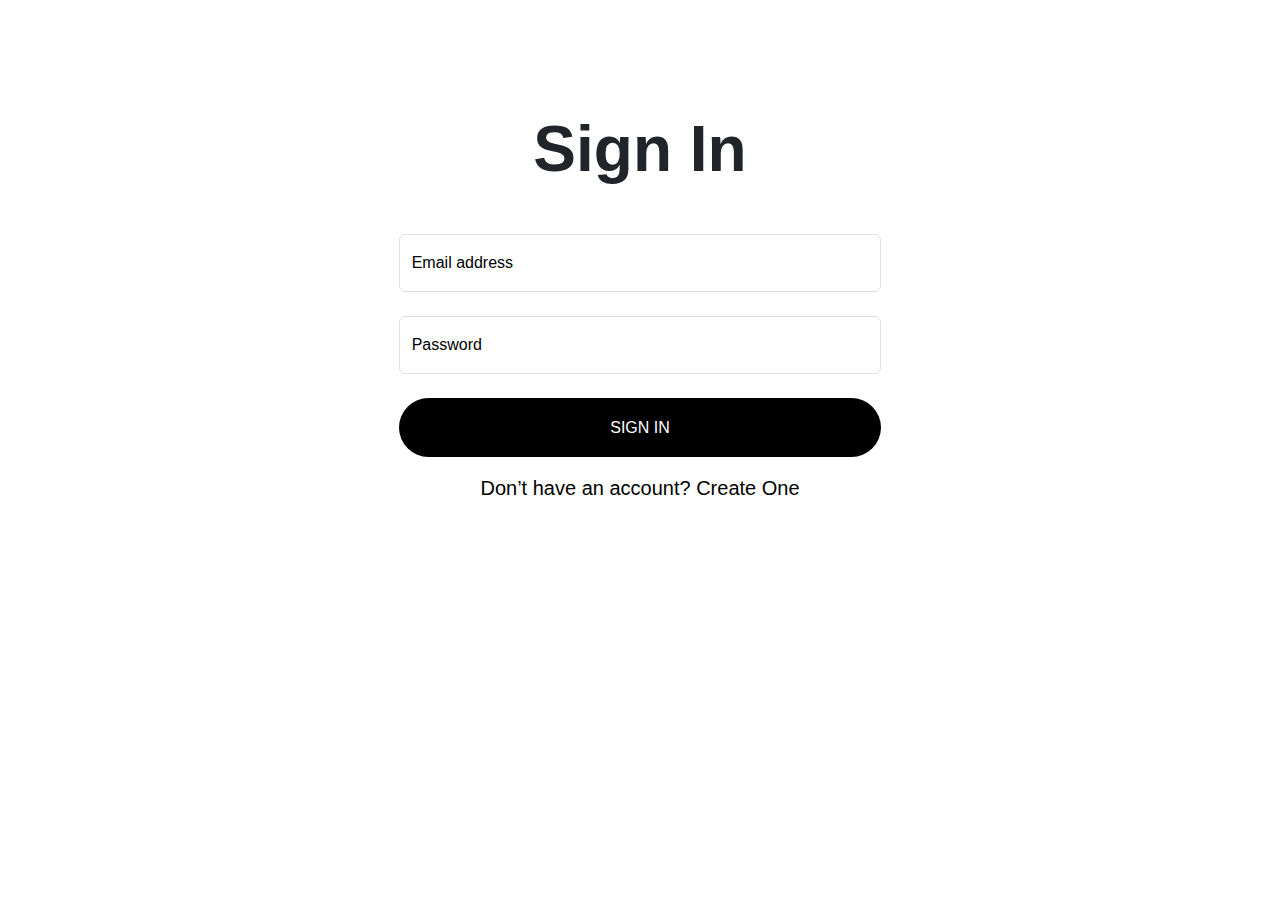
<file: web/css/auto.html>
<!doctype html>
<html lang="en">
<head>
  <meta charset="utf-8">
  <meta name="viewport" content="width=device-width, initial-scale=1">

  <meta name="description" content="">
  <meta name="author" content="">

  <title>Tooplate's Little Fashion - Sign In Page</title>

  <!-- CSS FILES -->
<!--  <link rel="preconnect" href="https://fonts.googleapis.com">-->

<!--  <link rel="preconnect" href="https://fonts.gstatic.com" crossorigin>-->

<!--  <link href="https://fonts.googleapis.com/css2?family=Inter:wght@100;300;400;700;900&display=swap" rel="stylesheet">-->


  <link href="https://cdn.jsdelivr.net/npm/bootstrap@5.3.3/dist/css/bootstrap.min.css" rel="stylesheet" integrity="sha384-QWTKZyjpPEjISv5WaRU9OFeRpok6YctnYmDr5pNlyT2bRjXh0JMhjY6hW+ALEwIH" crossorigin="anonymous">
  <link href="auto.css" rel="stylesheet">

  <!--

  Tooplate 2127 Little Fashion

  https://www.tooplate.com/view/2127-little-fashion

  -->
</head>

<body>

<!--<section class="preloader">-->
<!--  <div class="spinner">-->
<!--    <span class="sk-inner-circle"></span>-->
<!--  </div>-->
<!--</section>-->

<main>

  <section class="sign-in-form section-padding">
    <div class="container">
      <div class="row">

        <div class="col-lg-8 mx-auto col-12">

          <h1 class="hero-title text-center mb-5">Sign In</h1>

          <div class="row">
            <div class="col-lg-8 col-11 mx-auto">
              <form role="form" method="post">

                <div class="form-floating mb-4 p-0">
                  <input type="email" name="email" id="email" pattern="[^ @]*@[^ @]*" class="form-control" placeholder="Email address" required>

                  <label for="email">Email address</label>
                </div>

                <div class="form-floating p-0">
                  <input type="password" name="password" id="password" class="form-control" placeholder="Password" required>

                  <label for="password">Password</label>
                </div>

                <button type="submit" class="btn custom-btn form-control mt-4 mb-3">
                  Sign in
                </button>

                <p class="text-center">Don’t have an account? <a href="sign-up.html">Create One</a></p>

              </form>
            </div>
          </div>

        </div>

      </div>
    </div>
  </section>

</main>



</body>
</html>
</file>
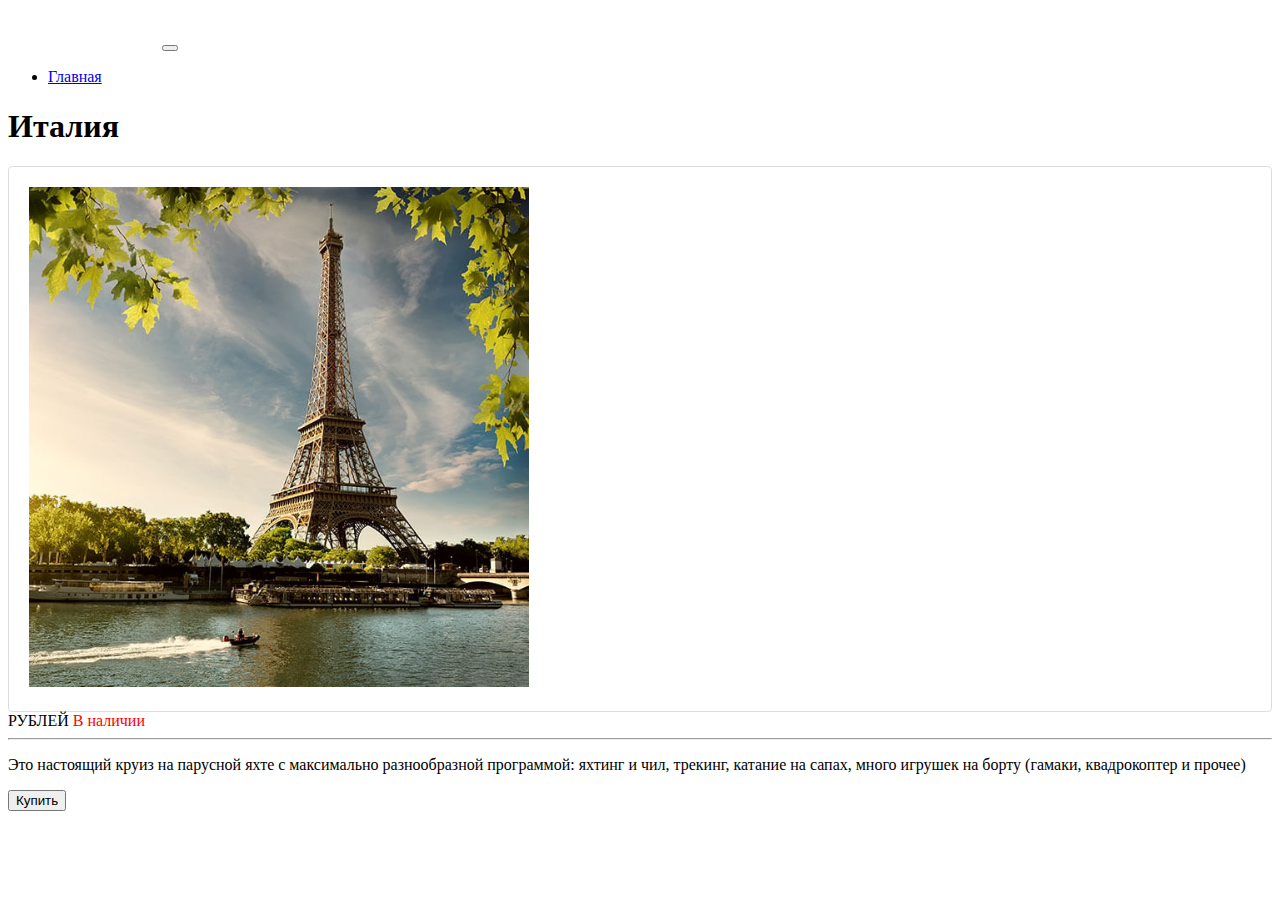
<file: web/css/product.html>
<!doctype html>
<html lang="ru" xmlns="http://www.w3.org/1999/html" xmlns="http://www.w3.org/1999/html"
      xmlns="http://www.w3.org/1999/html" xmlns="http://www.w3.org/1999/html" xmlns="http://www.w3.org/1999/html">
<head>
  <meta charset="utf-8">
  <meta name="viewport" content="width=device-width, initial-scale=1">
  <title>BEERMAX</title>
  <link href="https://cdn.jsdelivr.net/npm/bootstrap@5.2.3/dist/css/bootstrap.min.css" rel="stylesheet"
        integrity="sha384-rbsA2VBKQhggwzxH7pPCaAqO46MgnOM80zW1RWuH61DGLwZJEdK2Kadq2F9CUG65" crossorigin="anonymous">
  <link rel="stylesheet" href="product_style.css">
</head>

<body>

<nav class="navbar navbar-expand-lg navbar-dark bg-dark sticky-top">
  <img src="img/logo.svg" href="index.html" alt="Logo" width="150" height="48"
       class="d-inline-block ">

  <button class="navbar-toggler" type="button" data-toggle="collapse" data-target="#navbarColor01"
          aria-controls="navbarColor01" aria-expanded="false" aria-label="Toggle navigation">
    <span class="navbar-toggler-icon"></span>
  </button>

  <div class="collapse navbar-collapse" id="navbarColor01">
    <ul class="navbar-nav mr-auto">
      <li class="nav-item active">
        <a class="nav-link" href="index.html">Главная </a>
      </li>

    </ul>
  </div>
</nav>

<div class="wrapper mt-5 product-item mb-5">
  <div class="container">
    <div class="row">
      <div class="col-12">
        <h1> Италия</h1>
      </div>

      <div class="col-sm-4">
        <div class="product-item-thumb d-flex justify-content-center">
          <img src="img/img9.jpg" >
        </div>

      </div>

      <div class="col-sm-8">
        <div class="row">
          <div class="col-md-6">
            <div class="card-price">
              <?=$product['price']?> РУБЛЕЙ
              <span class="item-status">
                                    <i class="fas fa-check text-success"></i> В наличии
                                </span>
            </div>
          </div>

          <div class="col-md-6">
            <form class="form-inline">

            </form>
          </div>
        </div>

        <hr>


        <div class="card-desc">
          <p> Это настоящий круиз на парусной яхте с максимально разнообразной программой: яхтинг и чил, трекинг, катание на сапах, много игрушек на борту (гамаки, квадрокоптер и прочее)</p>
        </div>
        <button type="submit" class="btn btn-primary">Купить</button>
      </div>


    </div>
  </div>
</div>

</body>

<script src="https://cdn.jsdelivr.net/npm/bootstrap@5.2.3/dist/js/bootstrap.bundle.min.js"
        integrity="sha384-kenU1KFdBIe4zVF0s0G1M5b4hcpxyD9F7jL+jjXkk+Q2h455rYXK/7HAuoJl+0I4"
        crossorigin="anonymous"></script>
</body>
</html>
</file>
<file: web/css/auto.css>
/*

Tooplate 2127 Little Fashion

https://www.tooplate.com/view/2127-little-fashion

*/


/*---------------------------------------
  CUSTOM PROPERTIES ( VARIABLES )             
-----------------------------------------*/


:root {
  --white-color:                #FFFFFF;
  --primary-color: #3b78c8;
  --section-bg-color:           #f0f8ff;
  --dark-color:                 #000000;
  --grey-color: #000000;
  --p-color: #000000;

  --body-font-family:           'Inter', sans-serif;

  --h5-font-size:               24px;
  --p-font-size:                20px;
  --copyright-text-font-size:   16px;
  --product-link-font-size:     14px;
  --custom-link-font-size:      12px;

  --font-weight-thin:           100;
  --font-weight-light:          300;
  --font-weight-normal:         400;
  --font-weight-bold:           700;
  --font-weight-black:          900;
}

body,
html {
  height: 100%;

}

html {
  scroll-behavior: smooth;
}

@media screen and (prefers-reduced-motion: reduce) {
  html {
    scroll-behavior: auto;
  }
}

body {
    background: var(--white-color);
    font-family: var(--body-font-family);    
    position: relative;
}

/*---------------------------------------
  TYPOGRAPHY               
-----------------------------------------*/

h2,
h3,
h4,
h5,
h6 {
  color: var(--dark-color);
  line-height: inherit;
}

h1,
h2,
h3,
h4,
h5,
h6 {
  font-weight: var(--font-weight-bold);
}

h1,
h2 {
  font-weight: var(--font-weight-black);
}

h1 {
  font-size: 64px;
  line-height: normal;
}

h2 {
  font-size: 42px;
}

h3 {
  font-size: 36px;
}

h4 {
  font-size: 32px;
}

h5 {
  font-size: 24px;
}

h6 {
  font-size: 20px;
}

p {
  color: var(--p-color);
  font-size: var(--p-font-size);
  font-weight: var(--font-weight-light);
}

a, 
button {
  touch-action: manipulation;
  transition: all 0.3s;
}

a {
  color: var(--p-color);
  text-decoration: none;
}

a:hover {
  color: var(--primary-color);
}

.text-primary {
  color: var(--primary-color) !important;
}

::selection {
  background: var(--primary-color);
  color: var(--white-color);
}

/*---------------------------------------
  CUSTOM LINK               
-----------------------------------------*/
.custom-link {
  color: var(--p-color);
  font-size: var(--custom-link-font-size);
  font-weight: var(--font-weight-bold);
  text-transform: uppercase;
  position: relative;
}

.custom-link i {
  position: absolute;
  opacity: 0;
  bottom: 0;
  left: 100%;
  transition: all 0.3s;
  line-height: normal;
}

.custom-link:hover i {
  opacity: 1;
  left: 101%;
}

.lead {
  font-size: 1.5rem;
  font-weight: var(--font-weight-thin);
}

b,
strong {
  font-weight: var(--font-weight-bold);
}

/*---------------------------------------
  PRE LOADER               
-----------------------------------------*/

/*---------------------------------------
  CUSTOM BUTTON & ICON              
-----------------------------------------*/
.custom-btn {
  background: var(--dark-color);
  border-radius: 50px;
  color: var(--white-color);
  font-size: var(--copyright-text-font-size);
  text-transform: uppercase;
  padding: 16.50px 20px;
}

.social-btn {
  background: transparent;
  border: 1px solid var(--grey-color);
  color: var(--dark-color);
  text-transform: none;
}

.social-btn:hover {
  border-color: transparent;
}

.cart-form-select {
  border-radius: 0;
  padding-top: 15px;
  padding-bottom: 15px;
}

.cart-btn {
  border-radius: 0;
  width: 100%;
  font-size: var(--product-link-font-size);
}

.custom-btn:hover,
.slick-slideshow .custom-btn:hover {
  background: var(--primary-color);
  color: var(--white-color);
}

.custom-icon {
  color: var(--p-color);
  font-size: 24px;
}

.custom-icon {
  display: inline-block;
  vertical-align: middle;
}

.bi-bag.custom-icon {
  font-size: 17px;
}

.featured-icon {
  color: var(--grey-color);
  font-size: 52px;
}

/*---------------------------------------
  DIV SEPARATOR               
-----------------------------------------*/
.div-separator {
  position: relative;
}

.div-separator::before {
  content: "";
  height: 1px;
  background: var(--grey-color);
  display: block;
  width: 100%;
}

.div-separator span {
  position: absolute;
  top: 50%;
  margin-left: -22.5px;
  left: 50%;
  text-align: center;
  background: var(--white-color);
  margin-top: -11px;
  color: var(--dark-color);
  font-weight: var(--font-weight-bold);
  font-size: 14px;
  width: 35px;
  text-transform: uppercase;
}

/*---------------------------------------
  FULL IMAGE               
-----------------------------------------*/
.full-image-img {
  display: block;
  position: absolute;
  z-index: -1;
  right: 0;
  width: 100%;
  bottom: -120px;
  min-width: 650px;
}

@media (min-width: 1600px) {
  .full-image-img {
    bottom: -200px;
  }
}

/*---------------------------------------
  NAVIGATION               
-----------------------------------------*/
.navbar {
  background: var(--white-color);
  position: fixed;
  top: 0;
  right: 0;
  left: 0;
  padding: 15px 0;
  z-index: 2;
  will-change: transform;
  transition: transform 300ms linear;
}

.navbar span, h2 span, h4 span {
	color: var(--primary-color);
}

.navbar.headroom--not-top {
  padding: 20px 0;
}

.headroom--pinned {
  transform: translate(0, 0);
}

.headroom--unpinned {
  transform: translate(0, -150%);
}

.navbar-brand {
  color: var(--dark-color);
  font-size: 24px;
  font-weight: var(--font-weight-light);
  margin: 0;
  padding: 0;
}

.navbar-expand-lg .navbar-nav .nav-link {
  display: inline-block;
  padding: 0;
  margin-right: 1.5rem;
  margin-left: 1.5rem;
}

.nav-link {
  color: var(--p-color);
  font-size: 16px;
  position: relative;
}

.navbar .nav-link::after {
  position: absolute;
  top: 100%;
  left: 0;
  width: 100%;
  height: 2px;
  background: var(--grey-color);
  content: '';
  opacity: 0;
  -webkit-transition: opacity 0.3s, -webkit-transform 0.3s;
  -moz-transition: opacity 0.3s, -moz-transform 0.3s;
  transition: opacity 0.3s, transform 0.3s;
  -webkit-transform: translateY(10px);
  -moz-transform: translateY(10px);
  transform: translateY(10px);
}

.navbar .nav-link.active::after, 
.navbar .nav-link:hover::after {
  opacity: 1;
  -webkit-transform: translateY(0px);
  -moz-transform: translateY(0px);
  transform: translateY(0px);
}

.navbar .nav-link.active,
.navbar .nav-link:hover {
  color: var(--primary-color);
}

.nav-link:focus, 
.nav-link:hover {
  color: var(--p-color);
}

.navbar-toggler {
  border: 0;
  padding: 0;
  cursor: pointer;
  margin: 0;
  width: 30px;
  height: 35px;
  outline: none;
}

.navbar-toggler:focus {
  outline: none;
  box-shadow: none;
}

.navbar-toggler[aria-expanded="true"] .navbar-toggler-icon {
  background: transparent;
}

.navbar-toggler[aria-expanded="true"] .navbar-toggler-icon:before,
.navbar-toggler[aria-expanded="true"] .navbar-toggler-icon:after {
  transition: top 300ms 50ms ease, -webkit-transform 300ms 350ms ease;
  transition: top 300ms 50ms ease, transform 300ms 350ms ease;
  transition: top 300ms 50ms ease, transform 300ms 350ms ease, -webkit-transform 300ms 350ms ease;
  top: 0;
}

.navbar-toggler[aria-expanded="true"] .navbar-toggler-icon:before {
  transform: rotate(45deg);
}

.navbar-toggler[aria-expanded="true"] .navbar-toggler-icon:after {
  transform: rotate(-45deg);
}

.navbar-toggler .navbar-toggler-icon {
  background: var(--dark-color);
  transition: background 10ms 300ms ease;
  display: block;
  width: 30px;
  height: 2px;
  position: relative;
}

.navbar-toggler .navbar-toggler-icon::before,
.navbar-toggler .navbar-toggler-icon::after {
  transition: top 300ms 350ms ease, -webkit-transform 300ms 50ms ease;
  transition: top 300ms 350ms ease, transform 300ms 50ms ease;
  transition: top 300ms 350ms ease, transform 300ms 50ms ease, -webkit-transform 300ms 50ms ease;
  position: absolute;
  right: 0;
  left: 0;
  background: var(--dark-color);
  width: 30px;
  height: 2px;
  content: '';
}

.navbar-toggler .navbar-toggler-icon:before {
  top: -8px;
}

.navbar-toggler .navbar-toggler-icon:after {
  top: 8px;
}

/*---------------------------------------
  SITE HEADER              
-----------------------------------------*/
.site-header {
  background-color: var(--section-bg-color);
  position: relative;
  overflow: hidden;
  margin-top: 86px;
}

.site-header.section-padding {
  padding-top: 7rem;
  padding-bottom: 7rem;
}

.site-header.section-padding-img {
  padding-top: 10rem;
  padding-bottom: 10rem;
}

.header-image {
  position: absolute;
  top: 0;
  right: 0;
  width: 50%;
  height: 100%;
  object-fit: cover;
}

/*---------------------------------------
  SLICK SLIDESHOW               
-----------------------------------------*/
@media (min-width: 992px) {
  .slick-slideshow {
    height: 100vh;
  }
}

.slick-slideshow {
  margin-top: 86px;
}

.slick-title {
  color: var(--white-color);
}

.slick-custom {
  position: relative;
}

.slick-custom img {
  width: 100%;
  object-fit: cover;
}

.slick-bottom {
  background: linear-gradient(to top, var(--dark-color), transparent 90%);
  position: absolute;
  z-index: 2;
  bottom: 0;
  right: 0;
  left: 0;
  width: 100%;
  height: 100%;
}

.slick-bottom .container {
  position: absolute;
  top: 40%;
  left: 50%;
  transform: translate(-50%, -40%);
}

.slick-overlay {
  background: linear-gradient(to top, #000, transparent 120%);
  position: absolute;
  top: 0;
  right: 0;
  bottom: 0;
  left: 0;
}

.slick-slideshow .custom-btn {
  font-weight: var(--font-weight-bold);
  display: inline-block;
  padding-right: 32px;
  padding-left: 32px;
}

@media (min-width: 576px) {
  .slick-slideshow .slick-dots {
    max-width: 540px;
  }
}

@media (min-width: 768px) {
  .slick-slideshow .slick-dots {
    max-width: 720px;
  }
}

@media (min-width: 992px) {
  .slick-slideshow .slick-dots {
    max-width: 960px;
  }
}

@media (min-width: 1200px) {
  .slick-slideshow .slick-dots {
    max-width: 1140px;
  }
}

@media (min-width: 1400px) {
  .slick-slideshow .slick-dots {
    max-width: 1320px;
  }
}

.slick-slideshow .slick-dots {
  position: absolute;
  z-index: 2;
  top: 50%;
  left: 0;
  right: 0;
  transform: translate(0, -50%);
  margin: 0 auto;
  padding: 0;
}

.slick-slideshow .slick-dots li {
  background: transparent;
  border: 5px solid rgba(255, 255, 255, 0.35);
  border-radius: 100%;
  display: block;
  width: 30px;
  height: 30px;
  margin: 10px;
  padding: 5px;
  margin-left: auto;
  cursor: pointer;
}

.slick-slideshow .slick-dots button {
  background: transparent;
  border: none;
  color: transparent;
  display: block;
  width: 100%;
  height: 0;
  margin: 0;
  padding: 0;
  outline: none;
  height: 0;
}

.slick-slideshow .slick-dots li:hover,
.slick-slideshow .slick-dots .slick-active {
  background: var(--white-color);
}

/*---------------------------------------
  CUSTOM CIRCLE IMAGES               
-----------------------------------------*/

.custom-circle-image {
  border-radius: 100px;
  width: 55px;
  height: 55px;
}

.custom-circle-image.team-image {
  width: 85px;
  height: 85px;
}

/*---------------------------------------
  TESTIMONIAL               
-----------------------------------------*/
.slick-testimonial .slick-list,
.slick-testimonial .slick-track {
  height: 100%;
}

.slick-testimonial {
  margin: auto;
}

.slick-testimonial-caption {
  quotes: '❝' '❞';
  position: relative;
  padding: 5rem 7rem;
}

.slick-testimonial-caption::before {
  content: open-quote;
  display: inline-block;
  color: var(--primary-color);
  font-family: auto;
  font-size: 100px;
  height: 0;
  position: absolute;
  top: 0;
  left: 0;
}

.slick-testimonial .slick-dots {
  text-align: center;
}

.slick-testimonial .slick-dots li {
  background: var(--grey-color);
  display: inline-block;
  vertical-align: top;
  width: 16%;
  height: 1px;
}

.slick-testimonial .slick-dots button {
  background: transparent;
  border: none;
  color: transparent;
  display: block;
  width: 100%;
  height: 0;
  margin: 0;
  padding: 0;
}

.slick-testimonial .slick-dots li:hover,
.slick-testimonial .slick-dots .slick-active {
  background: var(--dark-color);
}

/*---------------------------------------
  SECTION               
-----------------------------------------*/
section {
  content-visibility: auto;
  contain-intrinsic-size: 700px;
}

.section-padding {
  padding-top: 7rem;
  padding-bottom: 7rem;
}

.featured {
  background: var(--section-bg-color);
}

/*---------------------------------------
  ABOUT               
-----------------------------------------*/
.about .nav-pills .nav-item {
  width: 100%;
}

.about .nav-pills .nav-link {
  color: var(--grey-color);
  font-size: 18px;
  font-weight: var(--font-weight-bold);
  border-left: 1px solid var(--grey-color);
  border-radius: 0;
  padding-right: 0;
}

.about .nav-pills .nav-link:hover,
.about .nav-pills .nav-link.active, 
.about .nav-pills .show>.nav-link {
  background: transparent;
  border-left-color: var(--primary-color);
  color: var(--primary-color);
}

/*---------------------------------------
  FAQ ACCORDION               
-----------------------------------------*/
.accordion-item {
  background-color: transparent;
  border-top: 0;
  border-right: 0;
  border-left: 0;
}

.accordion-button {
  background-color: transparent;
  box-shadow: none;
}

.accordion-button:not(.collapsed) {
  background: transparent;
  box-shadow: none;
}

button:focus:not(:focus-visible) {
  border-color: transparent;
  box-shadow: none;
}

.accordion-body {
  border-top: 1px solid rgba(0,0,0,.125);
}

.accordion-button {
  font-size: 1.5rem;
  font-weight: var(--font-weight-normal);
  padding-top: 1.5rem;
  padding-right: 0;
  padding-bottom: 1.5rem;
  padding-left: 0;
}

.accordion-body {
  padding: 2rem 0;
}

/*---------------------------------------
  TEAM MEMBERS               
-----------------------------------------*/
.team {
  background: var(--grey-color);
}

.team-thumb {
  background: var(--white-color);
  position: relative;
  border-radius: .25rem;
  padding: 42px 32px;
}

.team-info {
  width: 100%;
}

.custom-modal-btn {
  background: var(--grey-color);
  color: var(--white-color);
  position: absolute;
  top: 0;
  right: 0;
  bottom: 0;
  margin: auto 32px;
  width: 42px;
  height: 42px;
}

.modal-body {
  padding: 4rem;
}

.modal-header {
  padding-top: 7rem;
  padding-bottom: 5rem;
}

.modal-header .btn-close {
  position: absolute;
  top: 0;
  right: 0;
  font-size: 24px;
  margin: 32px;
}

#cart-modal .modal-header .btn-close {
  z-index: 2;
  margin: 22px;
}

#cart-modal .modal-header {
  border-bottom: 0;
  padding: 0;
}

#cart-modal .modal-footer {
  padding: 2rem 4rem;
}

/*---------------------------------------
  SKILL - PROGRESS BAR               
-----------------------------------------*/
.skill-thumb strong {
  display: inline-block;
  margin-bottom: 6px;
}

.skill-thumb span {
  color: var(--dark-color);
  font-size: 24px;
  font-weight: var(--font-weight-bold);
}

.skill-thumb .progress {
  background: var(--white-color);
  box-shadow: none;
  border-radius: 100px;
  height: 1px;
  margin-bottom: 16px;
}

.skill-thumb .progress .progress-bar-primary {
  background: var(--grey-color);
}

/*---------------------------------------
  PRODUCT               
-----------------------------------------*/
.front-product {
  background: var(--section-bg-color);
}

.product-thumb {
  background: var(--white-color);
  position: relative;
  transition: all 0.5s ease-out;
}

.product-image {
  transition: all 0.5s ease-out;
}

.product-thumb:hover .product-image {
  box-shadow: 0 1rem 3rem rgba(0,0,0,.175);
}

.product-top {
  position: absolute;
  top: 0;
  right: 0;
  left: 0;
  margin: 20px;
}

.product-info {
  padding: 30px 20px;
}

.product-description,
.product-cart-thumb {
  padding: 0 20px;
}

.product-icon {
  color: var(--white-color);
}

.product-title-link {
  color: var(--dark-color);
}

.product-additional-link {
  display: inline-block;
  vertical-align: top;
  font-size: var(--product-link-font-size);
  margin-top: 32px;
  margin-right: 12px;
}

.product-alert {
  background: var(--white-color);
  color: var(--p-color);
  font-size: var(--custom-link-font-size);
  font-weight: var(--font-weight-bold);
  padding: 3px 10px;
}

.product-p {
  font-size: var(--product-link-font-size);
}

.view-all {
  text-transform: uppercase;
  color: var(--p-color);
  font-size: 13px;
  font-weight: var(--font-weight-bold);
  border-bottom: 2px solid var(--grey-color);
  padding-bottom: 6px;
}

/*---------------------------------------
  CONTACT              
-----------------------------------------*/
.contact-info {
  padding: 40px;
}

.contact-form .form-control {
  border-color: var(--grey-color);
  font-weight: var(--font-weight-normal);
}

.form-floating>label {
  color: var(--grey-color);
  font-weight: var(--font-weight-normal);
}

.contact-form button[type='submit'] {
  background: var(--dark-color);
  border: none;
  border-radius: 100px;
  color: var(--white-color);
  font-weight: var(--font-weight-bold);
  text-transform: uppercase;
  padding: 16px;
}

.contact-form button[type='submit']:hover {
  background: var(--primary-color);
}

/*---------------------------------------
  SITE FOOTER               
-----------------------------------------*/
/*.site-footer {*/
/*  background: var(--dark-color);*/
/*  padding-top: 5rem;*/
/*  padding-bottom: 5rem;*/
/*}*/

/*.footer-menu {*/
/*  margin: 0;*/
/*  padding: 0;*/
/*}*/

/*.footer-menu-item {*/
/*  display: block;*/
/*  width: 50%;*/
/*}*/

/*.footer-menu-link {*/
/*  color: #6c757d;*/
/*  font-weight: var(--font-weight-light);*/
/*  display: inline-block;*/
/*  vertical-align: top;*/
/*  margin-top: 4px;*/
/*  margin-bottom: 4px;*/
/*}*/

/*.site-footer .social-icon-link {*/
/*  margin-top: 4px;*/
/*}*/

/*.site-footer .social-icon-link:hover,*/
/*.footer-menu-link:hover {*/
/*  color: var(--white-color);*/
/*}*/

/*.copyright-text {*/
/*  font-size: var(--copyright-text-font-size);*/
/*}*/

/*!*---------------------------------------*/
/*  SOCIAL ICON               */
/*-----------------------------------------*!*/
/*.social-icon {*/
/*  margin: 0;*/
/*  padding: 0;*/
/*}*/

/*.social-icon li {*/
/*  list-style: none;*/
/*  display: inline-block;*/
/*  vertical-align: top;*/
/*}*/

/*.social-icon-link {*/
/*  color: #6c757d;*/
/*  font-size: 1rem;*/
/*  display: inline-block;*/
/*  vertical-align: top;*/
/*  margin-bottom: 4px;*/
/*  margin-right: 15px;*/
/*}*/

/*.social-icon-link:hover {*/
/*  color: var(--primary-color);*/
/*}*/

/*---------------------------------------
  RESPONSIVE STYLES               
-----------------------------------------*/
@media screen and (max-width: 1200px) {
  h1 {
    font-size: 62px;
  }
}

@media screen and (max-width: 991px) {
  h1 {
    font-size: 42px;
    margin-bottom: 0;
  }

  h2 {
    font-size: 36px;
  }

  h3 {
    font-size: 32px;
  }

  h4 {
    font-size: 28px;
  }

  h5 {
    font-size: 24px;
  }

  h6 {
    font-size: 20px;
  }

  .lead {
    font-size: 16px;
  }

  .navbar-expand-lg .navbar-nav .nav-link {
    margin-top: 1rem;
  }

  .site-header {
    background-position: bottom;
  }

  #cart-modal .modal-header .btn-close {
    margin: 22px 14px;
  }

  .custom-btn {
    font-size: 14px;
    padding: 13.5px 20px;
  }

  .slick-slideshow .custom-btn {
    padding-right: 27px;
    padding-left: 27px;
  }

  .social-login,
  .div-separator {
    width: 75% !important;
  }

  #cart-modal .modal-footer .row {
    width: 100% !important;
  }

  .site-header.section-padding,
  .section-padding {
    padding-top: 4rem;
    padding-bottom: 4rem;
  }

  .site-header-image.section-padding {
    padding-bottom: 0;
  }

  .header-info {
    padding-top: 50px;
    padding-bottom: 100px;
  }

  .header-image {
    position: relative;
    top: auto;
    bottom: 0;
    left: 0;
    width: auto;
    height: auto;
  }

  .slick-testimonial-caption {
    padding: 6rem 3rem 4rem 3rem;
  }

  .slick-slideshow .slick-dots li {
    width: 25px;
    height: 25px;
  }

  .modal-header {
    padding-top: 6rem;
    padding-bottom: 2rem;
  }

  .modal-body {
    padding: 2rem;
  }

  #cart-modal .modal-footer {
    padding-right: 0;
    padding-left: 0;
  }

  #cart-modal .modal-body {
    padding: 4rem 2rem 2rem 2rem;
  }

  .full-image-img {
    bottom: 0;
  }
}
</file>
<file: web/css/product_style.css>
.bg-transparent{}

body {
    min-width: 320px;
}
.item-status{
    color: red;
}
img {
    max-width: 100%;
    height: auto;
}

.product-cards {
    display: flex;
    flex-wrap: wrap;
}

.product-card {
    border: 1px solid #ddd;
    transition: all .5s;
    padding: 10px 20px;
    position: relative;
    float: left;
    width: 220px;
    height: 370px;
    word-wrap: break-word;
}

.product-card:hover {
    box-shadow: 0 2px 16px rgba(0,0,0,.24);
    /*transform: translateY(-5px);*/
}

.offer {
    color: #fff;
    position: absolute;
    top: 5px;
    left: 5px;
    z-index: 10;
    text-transform: uppercase;
}

.offer > div {
    border-radius: 50%;
    width: 40px;
    height: 40px;
    line-height: 40px;
    text-align: center;
    font-weight: bold;
    margin-bottom: 3px;
    font-size: 14px;
}

.offer-hit {
    background-color: #ff8400;
}

.offer-sale {
    background-color: #007bff;
}

.card-thumb {
    height: 150px;
    text-align: center;
}

.card-thumb img {
    max-height: 150px;
}

.card-caption {
    margin-top: 20px;
}

.card-title {
    height: 55px;
    overflow: hidden;
}

.card-title a {
    color: #354751;
}

.card-price {
    font-size: 16px;
    color: #000000;
}

.card-price del, .product-buy del {
    color: #337ab7;
}

.product-card .item-status {
    position: absolute;
    bottom: 5px;
}

.cart-modal img {
    max-height: 50px;
}

.product-item-thumb {
    padding: 20px;
    border: 1px solid #ddd;
    border-radius: 4px;
}

.product-item-thumb img {
    max-height: 500px;
}

@media only screen and (max-width : 734px) {
    .product-cards{
        justify-content: center;
    }
}
</file>
